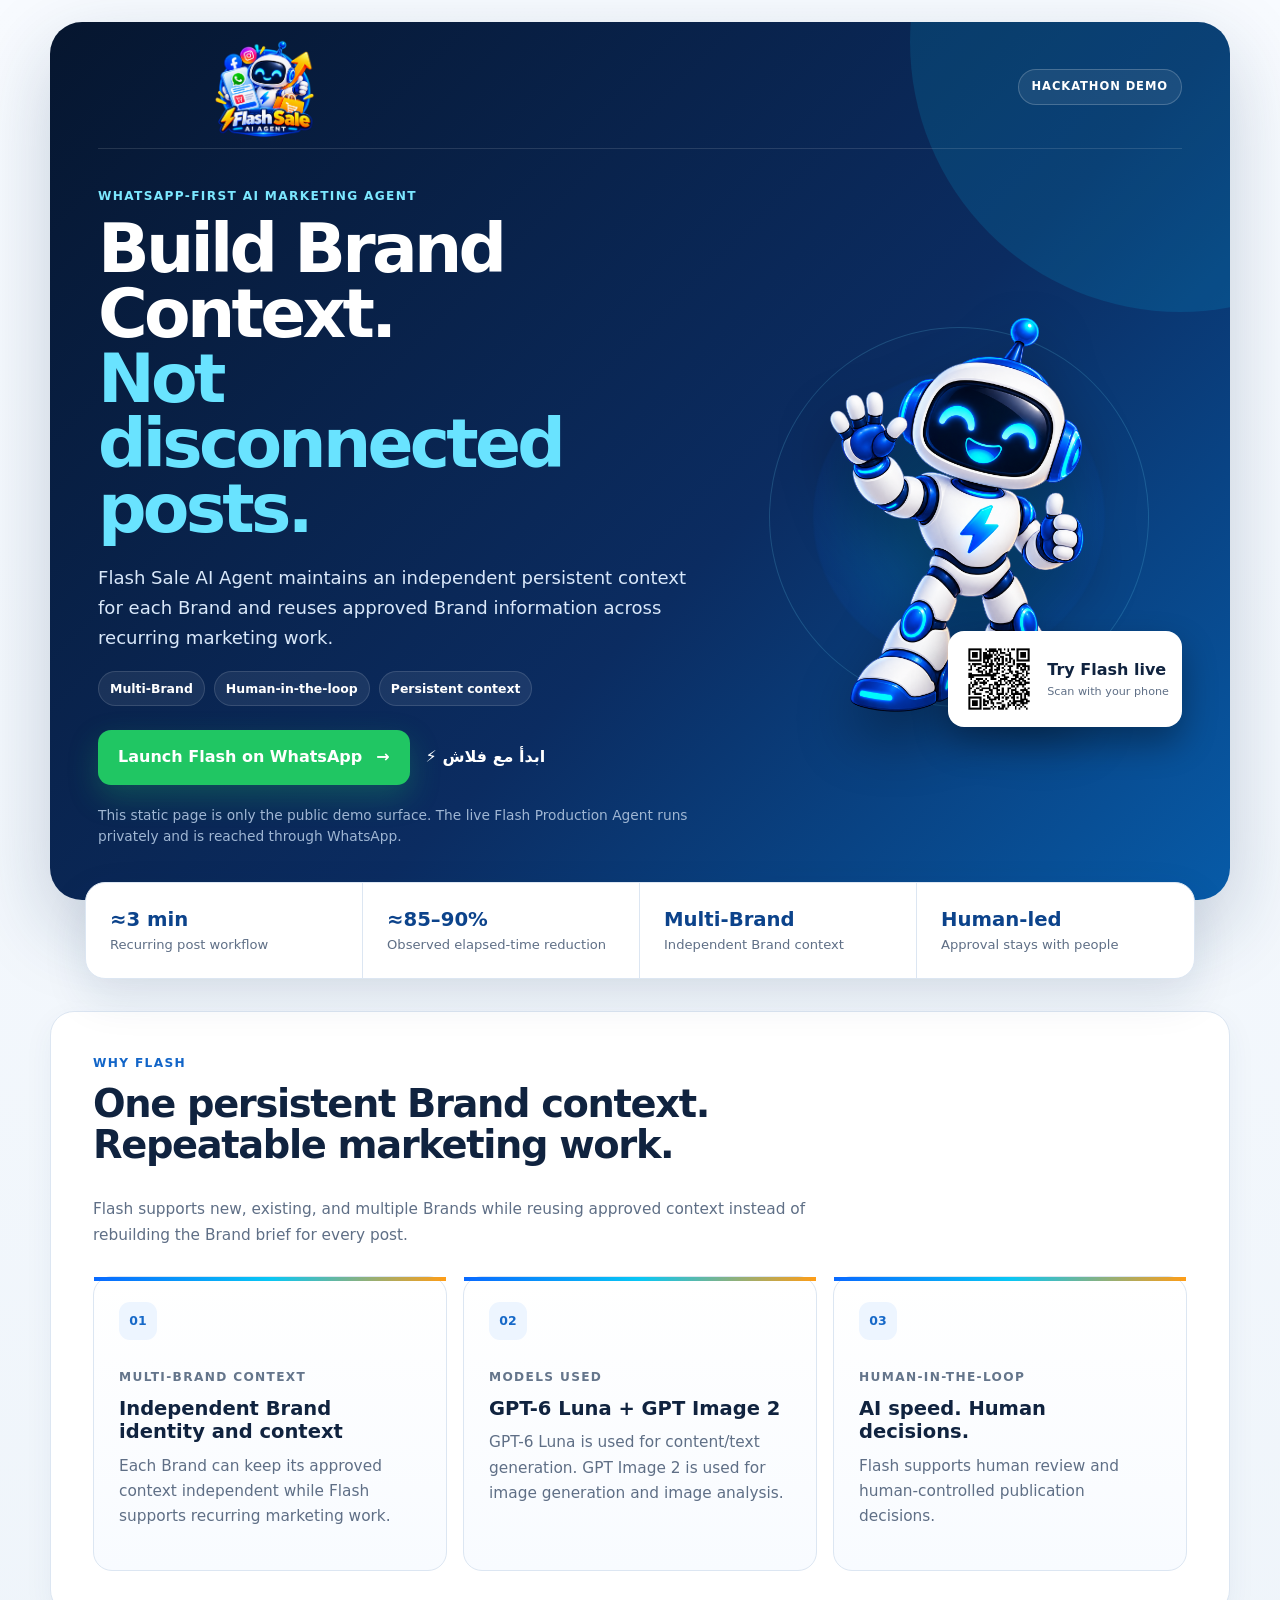
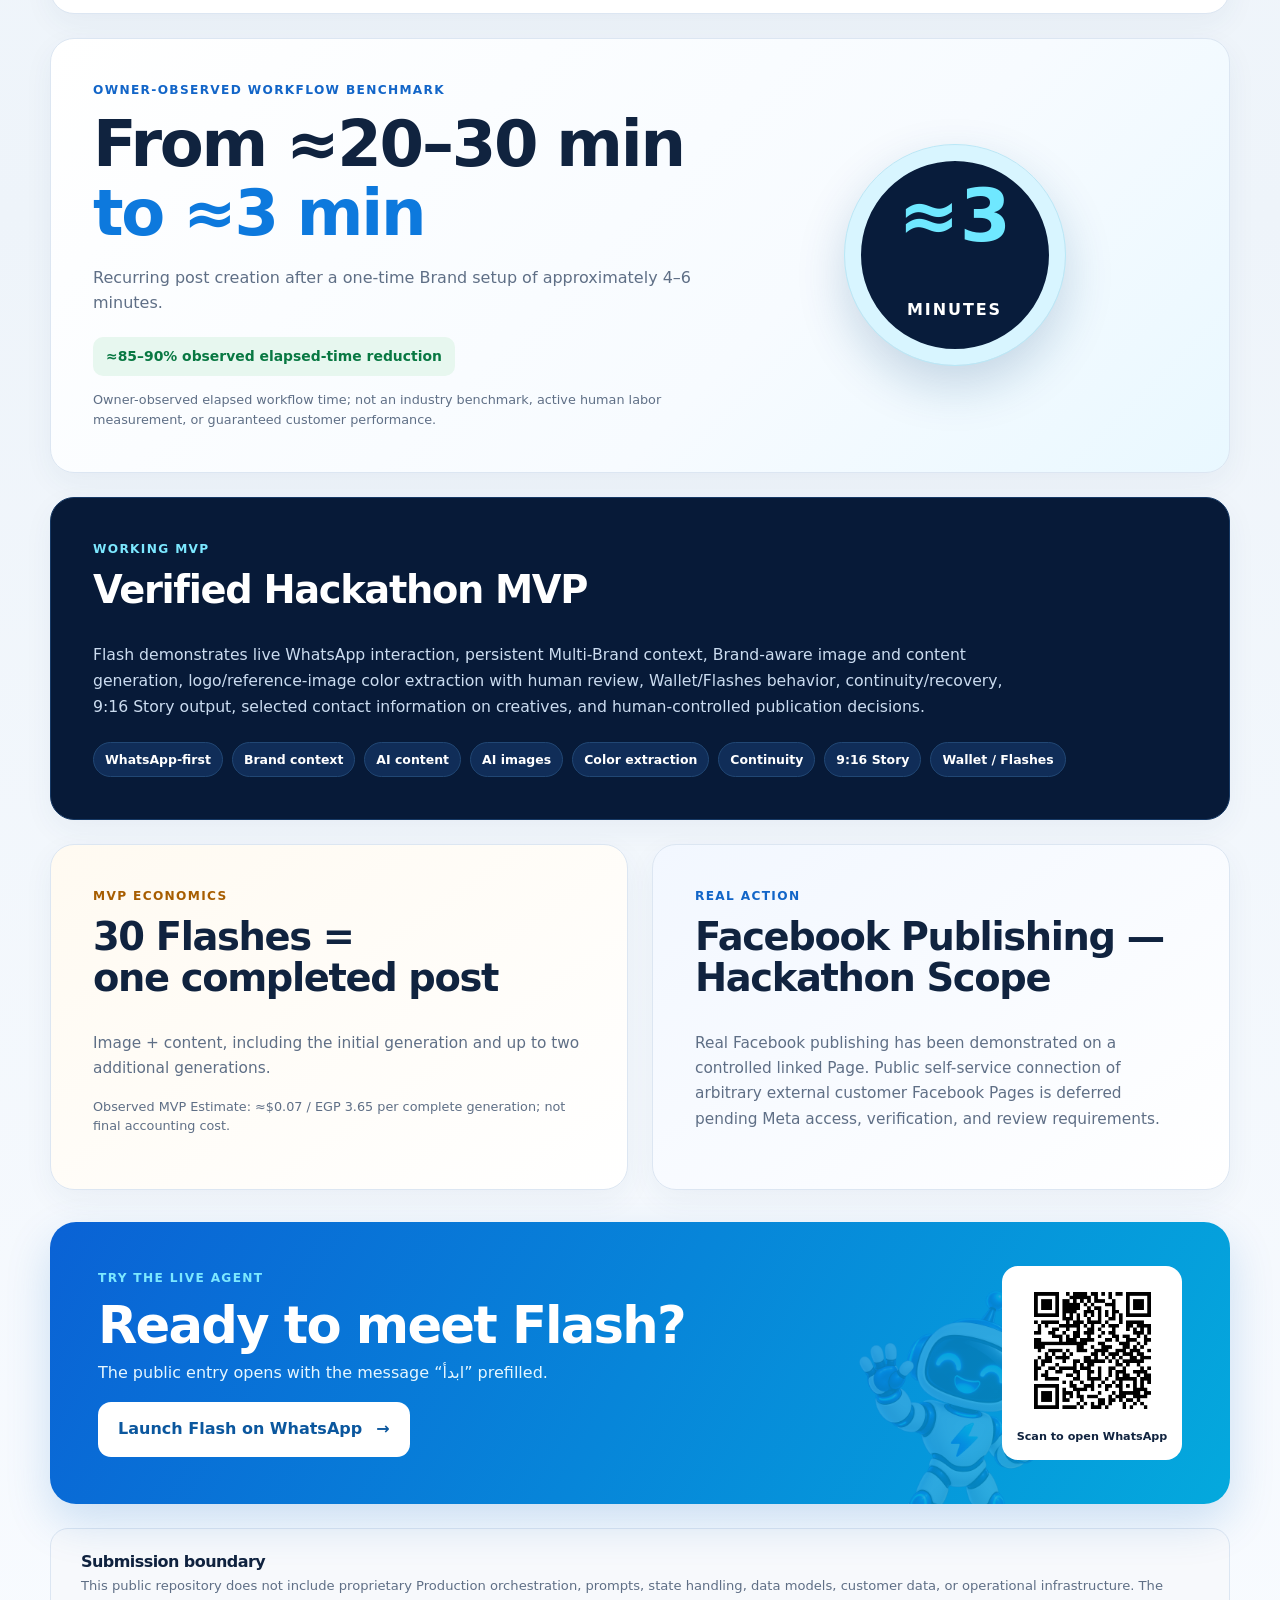
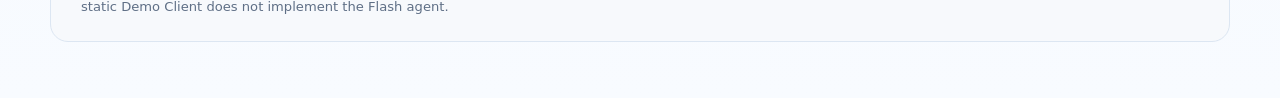
<file: index.html>
<!doctype html><html lang="en"><head><meta charset="utf-8"><meta name="viewport" content="width=device-width,initial-scale=1"><title>Flash Sale AI Agent — Hackathon Demo</title><meta name="description" content="Public Hackathon Demo Client for Flash Sale AI Agent."><link rel="stylesheet" href="styles.css"></head><body><main>
<section class="hero" aria-labelledby="flash-title"><nav class="topbar"><img src="assets/flash-logo-public.png" alt="Flash Sale"><span>Hackathon Demo</span></nav><div class="hero-grid"><div class="hero-copy"><p class="eyebrow">WhatsApp-first AI marketing agent</p><h1 id="flash-title">Build Brand Context.<br><em>Not disconnected posts.</em></h1><p class="summary">Flash Sale AI Agent maintains an independent persistent context for each Brand and reuses approved Brand information across recurring marketing work.</p><div class="tags"><span>Multi-Brand</span><span>Human-in-the-loop</span><span>Persistent context</span></div><div class="actions"><a class="cta" href="https://wa.me/20453228108?text=%D8%A7%D8%A8%D8%AF%D8%A3" rel="noopener noreferrer">Launch Flash on WhatsApp <b>→</b></a><strong lang="ar" dir="rtl">ابدأ مع فلاش ⚡</strong></div><p class="boundary">This static page is only the public demo surface. The live Flash Production Agent runs privately and is reached through WhatsApp.</p></div><div class="hero-art"><div class="orbit"></div><img class="character" src="assets/flash-character-public.png" alt="Flash AI assistant character"><div class="qr-card"><img src="assets/flash-whatsapp-qr.png" alt="QR code that opens the public Flash WhatsApp entry"><div><b>Try Flash live</b><small>Scan with your phone</small></div></div></div></div></section>
<section class="impact"><div><b>≈3 min</b><span>Recurring post workflow</span></div><div><b>≈85–90%</b><span>Observed elapsed-time reduction</span></div><div><b>Multi-Brand</b><span>Independent Brand context</span></div><div><b>Human-led</b><span>Approval stays with people</span></div></section>
<section class="panel"><header><p class="eyebrow blue">Why Flash</p><h2>One persistent Brand context.<br>Repeatable marketing work.</h2><p>Flash supports new, existing, and multiple Brands while reusing approved context instead of rebuilding the Brand brief for every post.</p></header><div class="features"><article><i>01</i><p class="kicker">Multi-Brand context</p><h3>Independent Brand identity and context</h3><p>Each Brand can keep its approved context independent while Flash supports recurring marketing work.</p></article><article><i>02</i><p class="kicker">Models used</p><h3>GPT-6 Luna + GPT Image 2</h3><p>GPT-6 Luna is used for content/text generation. GPT Image 2 is used for image generation and image analysis.</p></article><article><i>03</i><p class="kicker">Human-in-the-loop</p><h3>AI speed. Human decisions.</h3><p>Flash supports human review and human-controlled publication decisions.</p></article></div></section>
<section class="panel benchmark"><div><p class="eyebrow blue">Owner-observed workflow benchmark</p><h2>From ≈20–30 min<br><em>to ≈3 min</em></h2><p>Recurring post creation after a one-time Brand setup of approximately 4–6 minutes.</p><strong class="metric">≈85–90% observed elapsed-time reduction</strong><p class="fine">Owner-observed elapsed workflow time; not an industry benchmark, active human labor measurement, or guaranteed customer performance.</p></div><div class="dial"><b>≈3</b><span>minutes</span></div></section>
<section class="panel dark"><header><p class="eyebrow">Working MVP</p><h2>Verified Hackathon MVP</h2></header><p>Flash demonstrates live WhatsApp interaction, persistent Multi-Brand context, Brand-aware image and content generation, logo/reference-image color extraction with human review, Wallet/Flashes behavior, continuity/recovery, 9:16 Story output, selected contact information on creatives, and human-controlled publication decisions.</p><div class="chips"><span>WhatsApp-first</span><span>Brand context</span><span>AI content</span><span>AI images</span><span>Color extraction</span><span>Continuity</span><span>9:16 Story</span><span>Wallet / Flashes</span></div></section>
<section class="columns"><article class="panel warm"><p class="eyebrow amber">MVP economics</p><h2>30 Flashes =<br>one completed post</h2><p>Image + content, including the initial generation and up to two additional generations.</p><p class="fine">Observed MVP Estimate: ≈$0.07 / EGP 3.65 per complete generation; not final accounting cost.</p></article><article class="panel cool"><p class="eyebrow blue">Real action</p><h2>Facebook Publishing — Hackathon Scope</h2><p>Real Facebook publishing has been demonstrated on a controlled linked Page. Public self-service connection of arbitrary external customer Facebook Pages is deferred pending Meta access, verification, and review requirements.</p></article></section>
<section class="final"><div><p class="eyebrow">Try the live agent</p><h2>Ready to meet Flash?</h2><p>The public entry opens with the message “ابدأ” prefilled.</p><a class="cta white" href="https://wa.me/20453228108?text=%D8%A7%D8%A8%D8%AF%D8%A3" rel="noopener noreferrer">Launch Flash on WhatsApp <b>→</b></a></div><div class="final-qr"><img src="assets/flash-whatsapp-qr.png" alt="QR code that opens the public Flash WhatsApp entry"><span>Scan to open WhatsApp</span></div><img class="ghost" src="assets/flash-character-public.png" alt=""></section>
<section class="disclosure"><h2>Submission boundary</h2><p>This public repository does not include proprietary Production orchestration, prompts, state handling, data models, customer data, or operational infrastructure. The static Demo Client does not implement the Flash agent.</p></section>
</main></body></html>
</file>
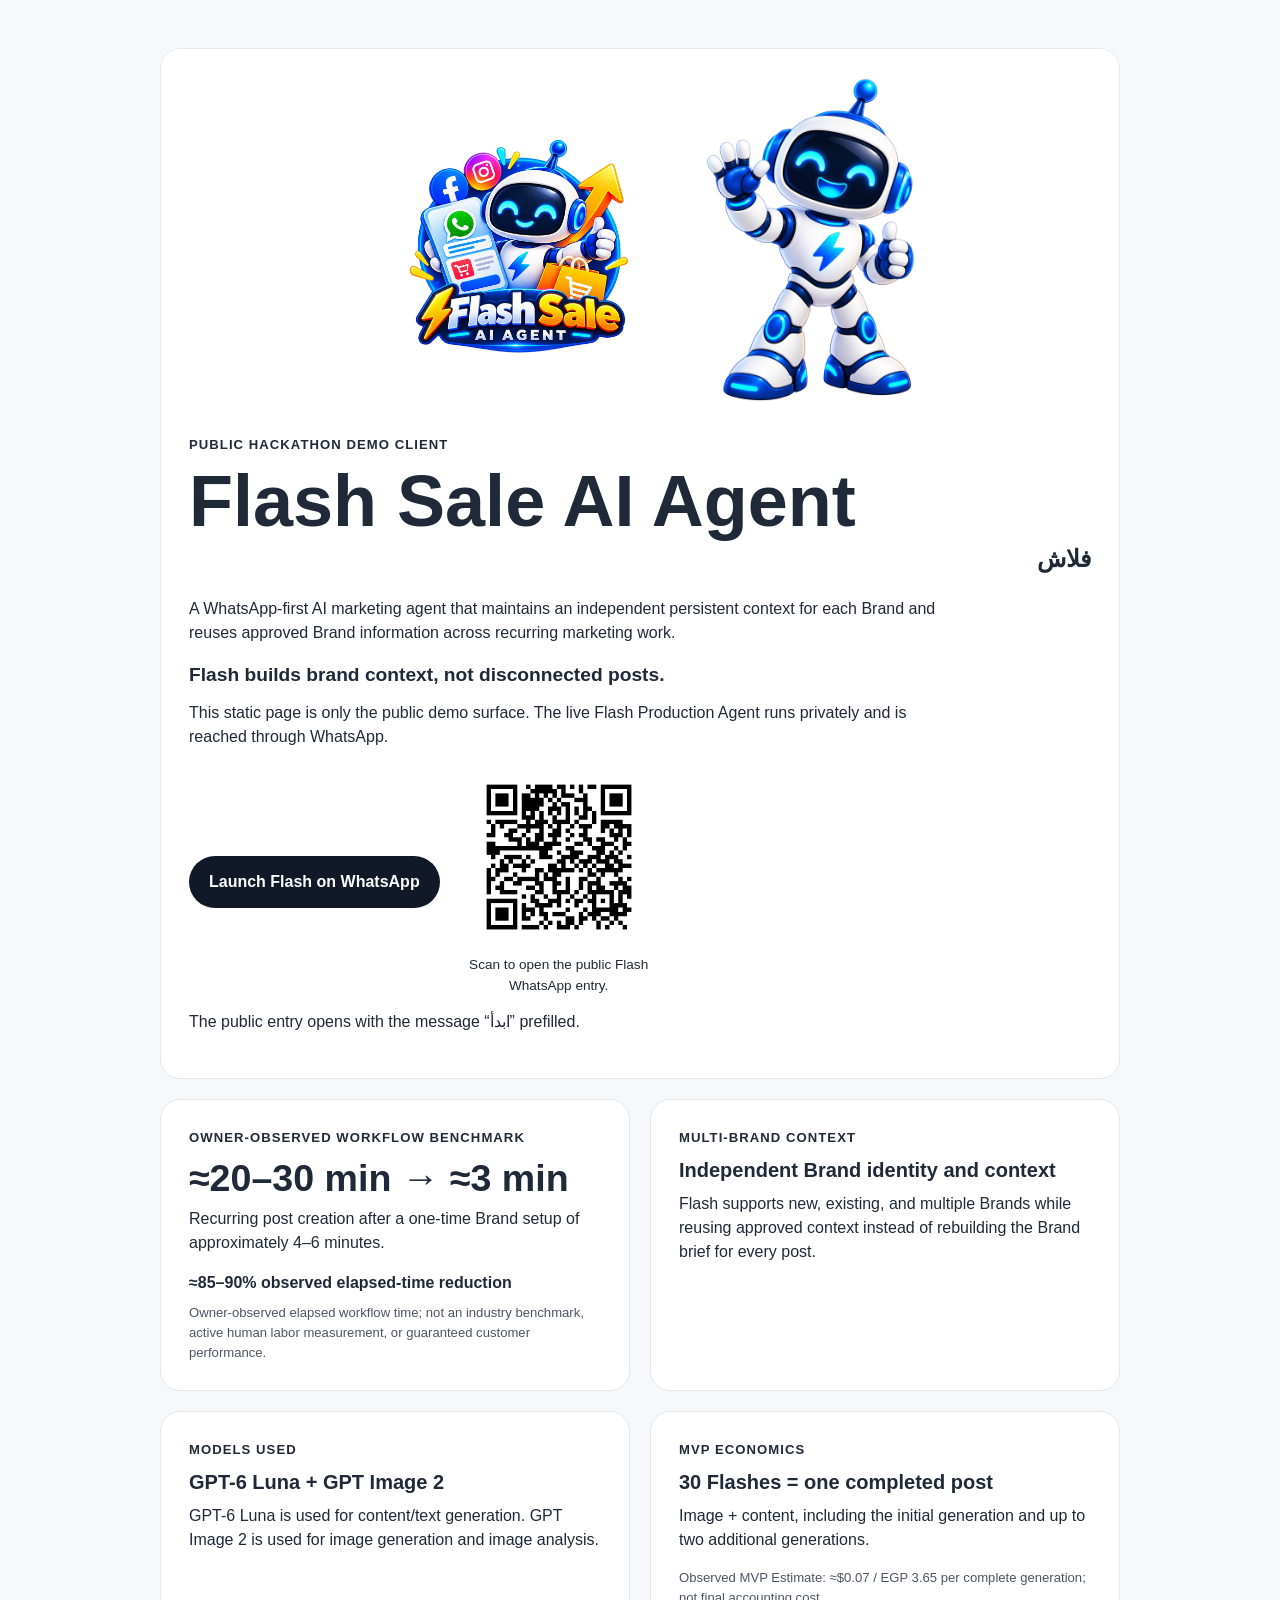
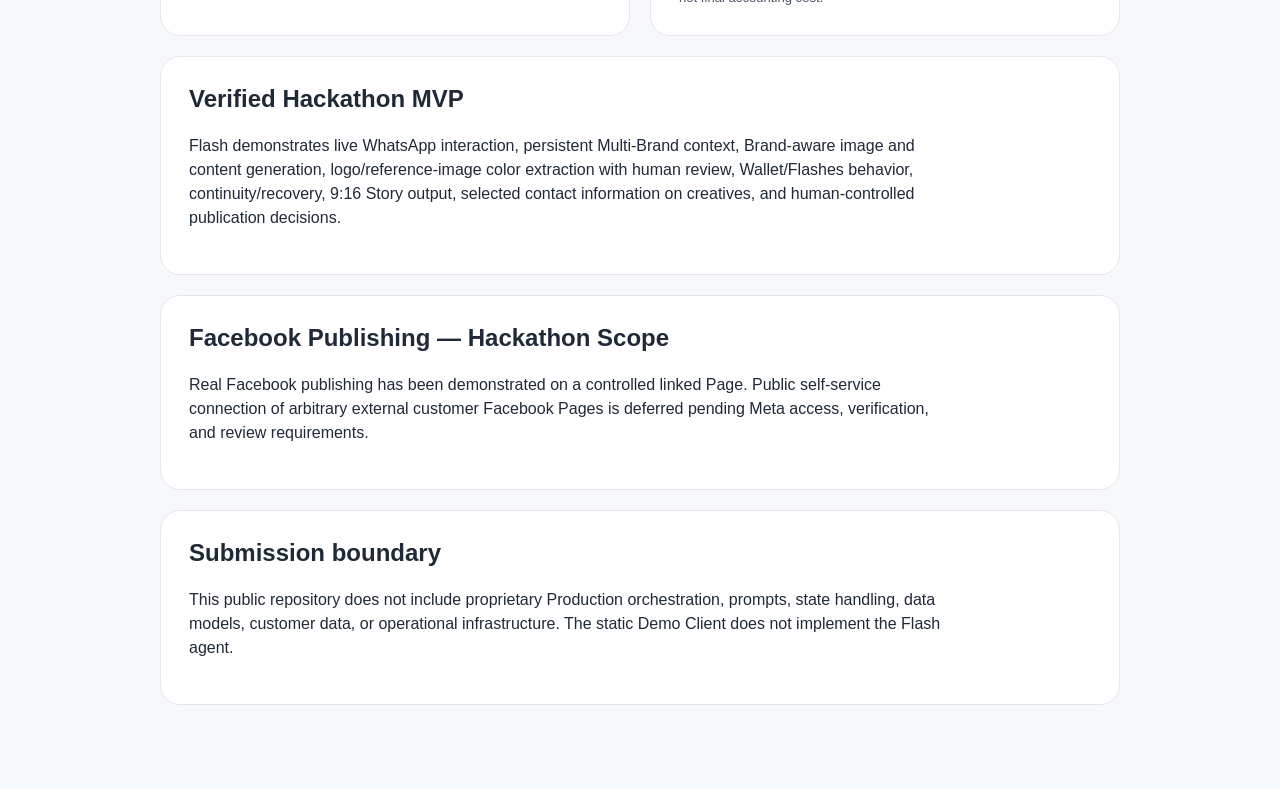
<file: demo/index.html>
<!doctype html>
<html lang="en">
<head>
  <meta charset="utf-8">
  <meta name="viewport" content="width=device-width, initial-scale=1">
  <title>Flash Sale AI Agent — Hackathon Demo</title>
  <meta name="description" content="Public Hackathon Demo Client for Flash Sale AI Agent.">
  <link rel="stylesheet" href="styles.css">
</head>
<body>
  <main class="page-shell">
    <section class="hero" aria-labelledby="flash-title">
      <div class="brand-lockup" aria-hidden="true">
        <img class="brand-logo" src="../assets/flash-logo-public.png" alt="">
        <img class="brand-character" src="../assets/flash-character-public.png" alt="">
      </div>

      <p class="eyebrow">Public Hackathon Demo Client</p>
      <h1 id="flash-title">Flash Sale AI Agent</h1>
      <p class="arabic-name" lang="ar" dir="rtl">فلاش</p>
      <p class="summary">
        A WhatsApp-first AI marketing agent that maintains an independent persistent context for each Brand and reuses approved Brand information across recurring marketing work.
      </p>
      <p class="tagline">Flash builds brand context, not disconnected posts.</p>
      <p class="boundary-note">
        This static page is only the public demo surface. The live Flash Production Agent runs privately and is reached through WhatsApp.
      </p>

      <div class="launch-area">
        <a class="primary-action" href="https://wa.me/20453228108?text=%D8%A7%D8%A8%D8%AF%D8%A3" rel="noopener noreferrer">
          Launch Flash on WhatsApp
        </a>
        <figure class="qr-block">
          <img class="qr-image" src="../assets/flash-whatsapp-qr.png" alt="QR code that opens the public Flash WhatsApp entry">
          <figcaption>Scan to open the public Flash WhatsApp entry.</figcaption>
        </figure>
      </div>

      <p class="launch-note">The public entry opens with the message “ابدأ” prefilled.</p>
    </section>

    <section class="impact-grid" aria-label="Flash Hackathon impact summary">
      <article class="impact-card">
        <p class="card-kicker">Owner-observed workflow benchmark</p>
        <p class="metric">≈20–30 min → ≈3 min</p>
        <p>Recurring post creation after a one-time Brand setup of approximately 4–6 minutes.</p>
        <p class="metric-secondary">≈85–90% observed elapsed-time reduction</p>
        <p class="fine-print">Owner-observed elapsed workflow time; not an industry benchmark, active human labor measurement, or guaranteed customer performance.</p>
      </article>

      <article class="impact-card">
        <p class="card-kicker">Multi-Brand context</p>
        <h2>Independent Brand identity and context</h2>
        <p>Flash supports new, existing, and multiple Brands while reusing approved context instead of rebuilding the Brand brief for every post.</p>
      </article>

      <article class="impact-card">
        <p class="card-kicker">Models used</p>
        <h2>GPT-6 Luna + GPT Image 2</h2>
        <p>GPT-6 Luna is used for content/text generation. GPT Image 2 is used for image generation and image analysis.</p>
      </article>

      <article class="impact-card">
        <p class="card-kicker">MVP economics</p>
        <h2>30 Flashes = one completed post</h2>
        <p>Image + content, including the initial generation and up to two additional generations.</p>
        <p class="fine-print">Observed MVP Estimate: ≈$0.07 / EGP 3.65 per complete generation; not final accounting cost.</p>
      </article>
    </section>

    <section class="capabilities" aria-labelledby="capabilities-title">
      <h2 id="capabilities-title">Verified Hackathon MVP</h2>
      <p>
        Flash demonstrates live WhatsApp interaction, persistent Multi-Brand context, Brand-aware image and content generation, logo/reference-image color extraction with human review, Wallet/Flashes behavior, continuity/recovery, 9:16 Story output, selected contact information on creatives, and human-controlled publication decisions.
      </p>
    </section>

    <section class="facebook" aria-labelledby="facebook-title">
      <h2 id="facebook-title">Facebook Publishing — Hackathon Scope</h2>
      <p>
        Real Facebook publishing has been demonstrated on a controlled linked Page. Public self-service connection of arbitrary external customer Facebook Pages is deferred pending Meta access, verification, and review requirements.
      </p>
    </section>

    <section class="disclosure" aria-labelledby="disclosure-title">
      <h2 id="disclosure-title">Submission boundary</h2>
      <p>
        This public repository does not include proprietary Production orchestration, prompts, state handling, data models, customer data, or operational infrastructure. The static Demo Client does not implement the Flash agent.
      </p>
    </section>
  </main>
</body>
</html>
</file>
<file: styles.css>
:root{--navy:#07172f;--blue:#0969ff;--cyan:#08c7f5;--orange:#ff9d16;--ink:#10233f;--muted:#5f6f86;--line:#dce6f2;font-family:Inter,ui-sans-serif,system-ui,-apple-system,"Segoe UI",Arial,sans-serif;color:var(--ink);background:#eef4fa;line-height:1.55}*{box-sizing:border-box}body{margin:0;background:linear-gradient(#f8fbff,#eef4fa 55%,#f8fbff);overflow-x:hidden}main{width:min(1180px,calc(100% - 36px));margin:auto;padding:22px 0 56px}.hero{position:relative;overflow:hidden;color:#fff;background:linear-gradient(135deg,#06162f,#0b2c61 58%,#075ba8);border-radius:32px;padding:24px 48px 52px;box-shadow:0 28px 80px #11315b38}.hero:after{content:"";position:absolute;width:540px;height:540px;right:-220px;top:-250px;border-radius:50%;background:#00c7ff22}.topbar{position:relative;z-index:2;display:flex;align-items:center;justify-content:space-between;padding-bottom:20px;border-bottom:1px solid #ffffff1f}.topbar img{width:150px;height:76px;object-fit:contain}.topbar span{padding:8px 13px;border:1px solid #ffffff33;border-radius:99px;background:#ffffff12;font-size:.72rem;font-weight:800;letter-spacing:.08em;text-transform:uppercase}.hero-grid{position:relative;z-index:2;display:grid;grid-template-columns:1.15fr .85fr;gap:34px;align-items:center;padding-top:38px}.eyebrow,.kicker{margin:0 0 10px;font-size:.76rem;font-weight:850;letter-spacing:.11em;text-transform:uppercase}.hero .eyebrow,.dark .eyebrow,.final .eyebrow{color:#7ce8ff}h1,h2,h3,p{margin-top:0}h1{margin:0 0 22px;font-size:clamp(2.7rem,5.3vw,5rem);line-height:.96;letter-spacing:-.055em}h1 em{color:#69e3ff;font-style:normal}h2{font-size:clamp(1.75rem,3vw,2.65rem);line-height:1.08;letter-spacing:-.035em}h3{font-size:1.22rem;line-height:1.2;margin:0 0 10px}.summary{max-width:660px;color:#d9e8fa;font-size:1.07rem}.tags,.actions,.chips{display:flex;flex-wrap:wrap;gap:9px}.tags{margin:18px 0 24px}.tags span,.chips span{padding:7px 11px;border-radius:99px;background:#ffffff12;border:1px solid #ffffff20;font-size:.78rem;font-weight:700}.actions{align-items:center;gap:16px}.cta{display:inline-flex;align-items:center;gap:14px;padding:15px 20px;border-radius:13px;background:#20c663;color:#fff;text-decoration:none;font-weight:850;box-shadow:0 12px 30px #20c66340;transition:.18s}.cta:hover{transform:translateY(-2px)}.actions>strong{color:#fff}.boundary{max-width:650px;margin:20px 0 0;color:#9fb6d3;font-size:.8rem}.hero-art{position:relative;min-height:420px;display:grid;place-items:center}.orbit{position:absolute;width:380px;height:380px;border-radius:50%;background:radial-gradient(circle,#00d5ff3d,#0069ff12 54%,transparent 55%);border:1px solid #6ee1ff2e}.character{position:relative;z-index:2;width:min(350px,88%);max-height:405px;object-fit:contain;filter:drop-shadow(0 26px 28px #0005)}.qr-card{position:absolute;z-index:3;right:0;bottom:0;display:flex;align-items:center;gap:10px;padding:10px 13px;background:#fff;color:var(--ink);border-radius:16px;box-shadow:0 16px 35px #0005}.qr-card img{width:76px}.qr-card b,.qr-card small{display:block}.qr-card small{color:var(--muted);font-size:.7rem}.impact{position:relative;z-index:4;width:calc(100% - 70px);margin:-18px auto 32px;display:grid;grid-template-columns:repeat(4,1fr);background:#fff;border:1px solid var(--line);border-radius:20px;box-shadow:0 18px 45px #14355b1c;overflow:hidden}.impact div{padding:22px 24px;border-right:1px solid var(--line)}.impact div:last-child{border:0}.impact b,.impact span{display:block}.impact b{font-size:1.23rem;color:#0c438b}.impact span{font-size:.76rem;color:var(--muted)}.panel{background:#fff;border:1px solid var(--line);border-radius:24px;padding:42px;margin-bottom:24px;box-shadow:0 10px 30px #2343690e}.panel>header{max-width:780px;margin-bottom:28px}.panel>header>p:last-child,.features article>p:last-child,.columns article>p:not(.eyebrow):not(.fine){color:var(--muted)}.blue{color:#1265c8}.amber{color:#a75d00}.features{display:grid;grid-template-columns:repeat(3,1fr);gap:16px}.features article{position:relative;min-height:240px;padding:25px;border:1px solid var(--line);border-radius:19px;background:linear-gradient(#fff,#f8fbff)}.features article:before{content:"";position:absolute;inset:0 0 auto;height:4px;background:linear-gradient(90deg,var(--blue),var(--cyan),var(--orange))}.features i{display:grid;place-items:center;width:38px;height:38px;margin-bottom:28px;border-radius:11px;background:#edf5ff;color:#1769c8;font-style:normal;font-weight:850;font-size:.78rem}.features p:last-child{font-size:.9rem}.kicker{color:#64758b}.benchmark{display:grid;grid-template-columns:1.15fr .85fr;align-items:center;min-height:380px;background:linear-gradient(135deg,#fff,#f7fbff 62%,#e9f8ff)}.benchmark h2{font-size:clamp(2.5rem,5vw,4.4rem);margin-bottom:18px}.benchmark h2 em{color:#0d79dd;font-style:normal}.benchmark>div>p:not(.eyebrow):not(.fine){color:var(--muted)}.metric{display:inline-block;margin:5px 0 14px;padding:9px 13px;border-radius:10px;background:#e7f7ef;color:#087842;font-size:.87rem}.fine{font-size:.76rem;color:var(--muted);margin-bottom:0}.dial{justify-self:center;display:grid;place-items:center;width:220px;height:220px;border-radius:50%;background:#081c3b;color:#fff;border:16px solid #d8f5ff;outline:1px solid #b9e8f7;box-shadow:0 20px 50px #0c467833}.dial b{font-size:4.6rem;line-height:.8;color:#6fe8ff}.dial span{font-weight:800;letter-spacing:.12em;text-transform:uppercase}.dark{background:#071a38;color:#fff;border-color:#163965}.dark>header{margin-bottom:14px}.dark>p{max-width:930px;color:#cbdcf0}.chips{margin-top:22px}.chips span{background:#102d58;border-color:#214774}.columns{display:grid;grid-template-columns:1fr 1fr;gap:24px}.warm{background:linear-gradient(145deg,#fffaf1,#fff)}.cool{background:linear-gradient(145deg,#f2f7ff,#fff)}.final{position:relative;overflow:hidden;display:grid;grid-template-columns:1fr 180px;align-items:center;gap:30px;margin:8px 0 24px;padding:44px 48px;border-radius:26px;background:linear-gradient(120deg,#0a62d5,#04a9dd);color:#fff;box-shadow:0 18px 45px #0064be2e}.final h2{font-size:clamp(2rem,4vw,3.4rem);margin-bottom:8px}.final>div>p:not(.eyebrow){color:#e6f7ff}.white{background:#fff;color:#0b579e;box-shadow:none}.final-qr{position:relative;z-index:2;padding:12px;border-radius:16px;background:#fff;color:var(--ink);text-align:center}.final-qr img{display:block;width:145px;margin:auto}.final-qr span{font-size:.7rem;font-weight:800}.ghost{position:absolute;right:185px;bottom:-70px;width:190px;opacity:.16}.disclosure{padding:24px 30px;border:1px solid var(--line);border-radius:18px;background:#f7f9fc}.disclosure h2{font-size:1rem;margin-bottom:6px}.disclosure p{margin:0;color:var(--muted);font-size:.78rem}
@media(max-width:900px){.hero{padding:22px 30px 38px}.hero-grid{grid-template-columns:1fr}.hero-copy{text-align:center}.summary,.boundary{margin-left:auto;margin-right:auto}.tags,.actions{justify-content:center}.hero-art{min-height:350px}.character{max-height:330px}.qr-card{right:8%}.impact{width:calc(100% - 36px);grid-template-columns:1fr 1fr}.impact div:nth-child(2){border-right:0}.impact div:nth-child(-n+2){border-bottom:1px solid var(--line)}.features{grid-template-columns:1fr}.features article{min-height:auto}.benchmark{grid-template-columns:1fr;gap:24px}.columns{grid-template-columns:1fr}.final{grid-template-columns:1fr 160px}.ghost{display:none}}
@media(max-width:600px){main{width:calc(100% - 20px);padding-top:10px}.hero{border-radius:23px;padding:16px 18px 30px}.topbar img{width:110px;height:58px}.topbar span{font-size:.6rem;padding:6px 8px}.hero-grid{padding-top:26px;gap:16px}h1{font-size:clamp(2.25rem,12vw,3.4rem)}.summary{font-size:.95rem}.hero-art{min-height:310px}.orbit{width:290px;height:290px}.character{width:255px}.qr-card{right:0}.qr-card img{width:62px}.impact{width:calc(100% - 18px);margin-top:-12px;grid-template-columns:1fr}.impact div{padding:15px 17px;border-right:0;border-bottom:1px solid var(--line)}.panel{padding:27px 21px;border-radius:20px}.benchmark h2{font-size:2.8rem}.dial{width:180px;height:180px}.dial b{font-size:3.8rem}.final{grid-template-columns:1fr;padding:32px 24px;text-align:center}.final .cta{width:100%;justify-content:center}.final-qr{width:170px;margin:auto}.actions>strong{width:100%}}
/* Screenshot readability pass */
.topbar{min-height:82px;overflow:visible}
.topbar img{width:190px;height:82px;transform:scale(1.75);transform-origin:left center}
.summary{font-size:1.13rem;line-height:1.65}
.boundary{font-size:.86rem;line-height:1.55}
.impact span{font-size:.82rem}
.panel>header>p:last-child,.features article>p:last-child,.columns article>p:not(.eyebrow):not(.fine){font-size:.96rem;line-height:1.65}
.dark>p{font-size:.98rem;line-height:1.65}
.fine{font-size:.8rem;line-height:1.55}
.disclosure p{font-size:.82rem;line-height:1.55}
@media(max-width:600px){.topbar{min-height:66px}.topbar img{width:132px;height:62px;transform:scale(1.45)}.summary{font-size:1rem}.boundary{font-size:.8rem}}
</file>
<file: demo/styles.css>
:root {
  font-family: Inter, Arial, sans-serif;
  line-height: 1.5;
  color: #1f2937;
  background: #f7f8fb;
}

* {
  box-sizing: border-box;
}

body {
  margin: 0;
  min-height: 100vh;
  background: #f7f8fb;
}

.page-shell {
  width: min(960px, calc(100% - 32px));
  margin: 0 auto;
  padding: 48px 0 64px;
}

.hero,
.capabilities,
.facebook,
.disclosure,
.impact-card {
  background: #ffffff;
  border: 1px solid #e5e7eb;
  border-radius: 20px;
  padding: 28px;
}

.hero,
.capabilities,
.facebook,
.disclosure {
  margin-bottom: 20px;
}

.brand-lockup {
  display: flex;
  align-items: center;
  justify-content: center;
  gap: 24px;
  flex-wrap: wrap;
  margin-bottom: 28px;
}

.brand-logo {
  width: min(320px, 72vw);
  height: auto;
  object-fit: contain;
}

.brand-character {
  width: min(220px, 48vw);
  height: auto;
  object-fit: contain;
}

.eyebrow,
.card-kicker {
  margin: 0 0 10px;
  font-size: 0.82rem;
  font-weight: 700;
  letter-spacing: 0.08em;
  text-transform: uppercase;
}

h1,
h2,
p {
  margin-top: 0;
}

h1 {
  margin-bottom: 4px;
  font-size: clamp(2.2rem, 6vw, 4.5rem);
  line-height: 1;
}

h2 {
  line-height: 1.2;
}

.arabic-name {
  margin-bottom: 20px;
  font-size: 1.5rem;
  font-weight: 700;
}

.summary,
.boundary-note,
.launch-note,
.capabilities p,
.facebook p,
.disclosure p {
  max-width: 760px;
}

.tagline {
  margin-bottom: 12px;
  font-size: 1.2rem;
  font-weight: 700;
}

.launch-area {
  display: flex;
  align-items: center;
  gap: 24px;
  flex-wrap: wrap;
  margin: 18px 0 14px;
}

.primary-action {
  display: inline-block;
  padding: 14px 20px;
  border-radius: 999px;
  background: #111827;
  color: #ffffff;
  text-decoration: none;
  font-weight: 700;
}

.primary-action:focus,
.primary-action:hover {
  text-decoration: underline;
}

.qr-block {
  margin: 0;
  max-width: 190px;
  text-align: center;
  font-size: 0.85rem;
}

.qr-image {
  display: block;
  width: 180px;
  max-width: 100%;
  height: auto;
  margin: 0 auto 8px;
}

.impact-grid {
  display: grid;
  grid-template-columns: repeat(2, minmax(0, 1fr));
  gap: 20px;
  margin-bottom: 20px;
}

.impact-card h2 {
  margin-bottom: 10px;
  font-size: 1.25rem;
}

.metric {
  margin-bottom: 8px;
  font-size: clamp(1.6rem, 4vw, 2.35rem);
  font-weight: 800;
  line-height: 1.1;
}

.metric-secondary {
  margin-bottom: 8px;
  font-weight: 800;
}

.fine-print {
  margin-bottom: 0;
  font-size: 0.82rem;
  color: #4b5563;
}

@media (max-width: 720px) {
  .page-shell {
    padding-top: 24px;
  }

  .hero,
  .capabilities,
  .facebook,
  .disclosure,
  .impact-card {
    padding: 22px;
  }

  .brand-lockup,
  .launch-area {
    justify-content: center;
  }

  .impact-grid {
    grid-template-columns: 1fr;
  }
}
</file>
